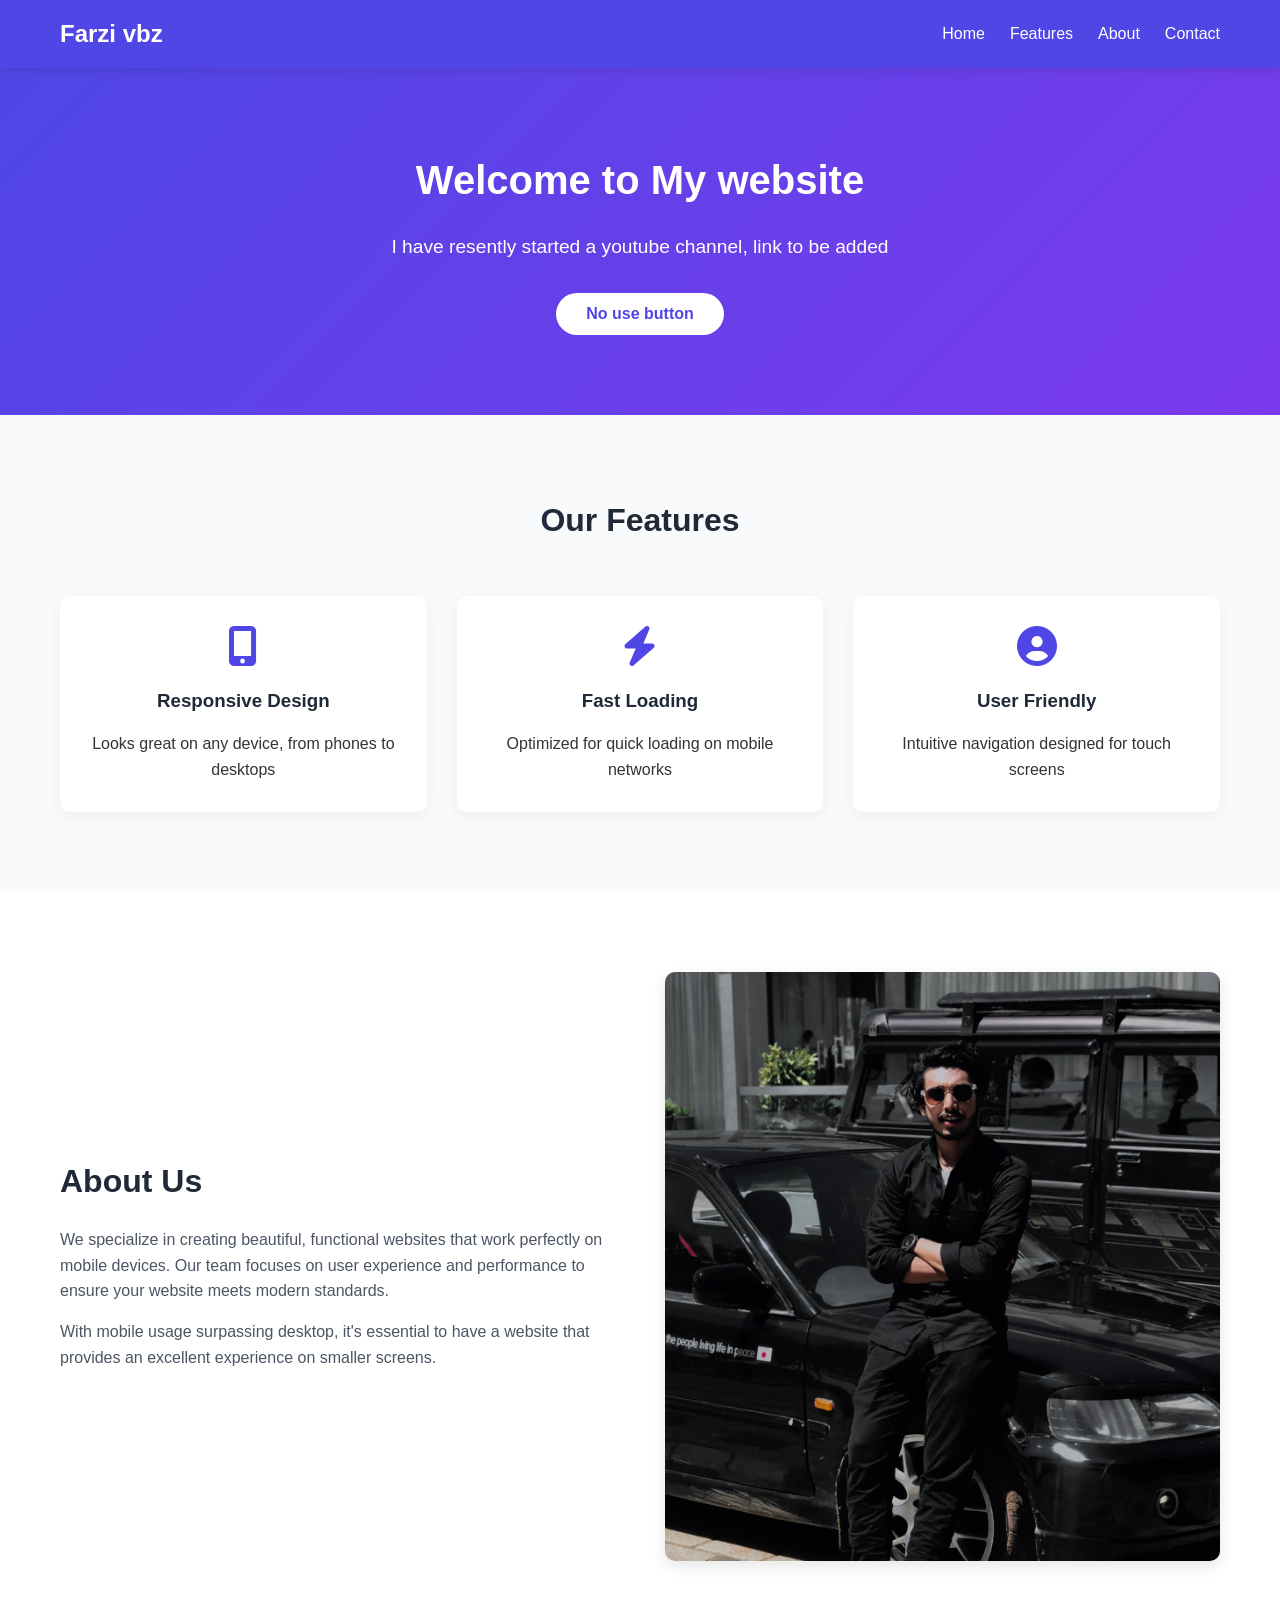
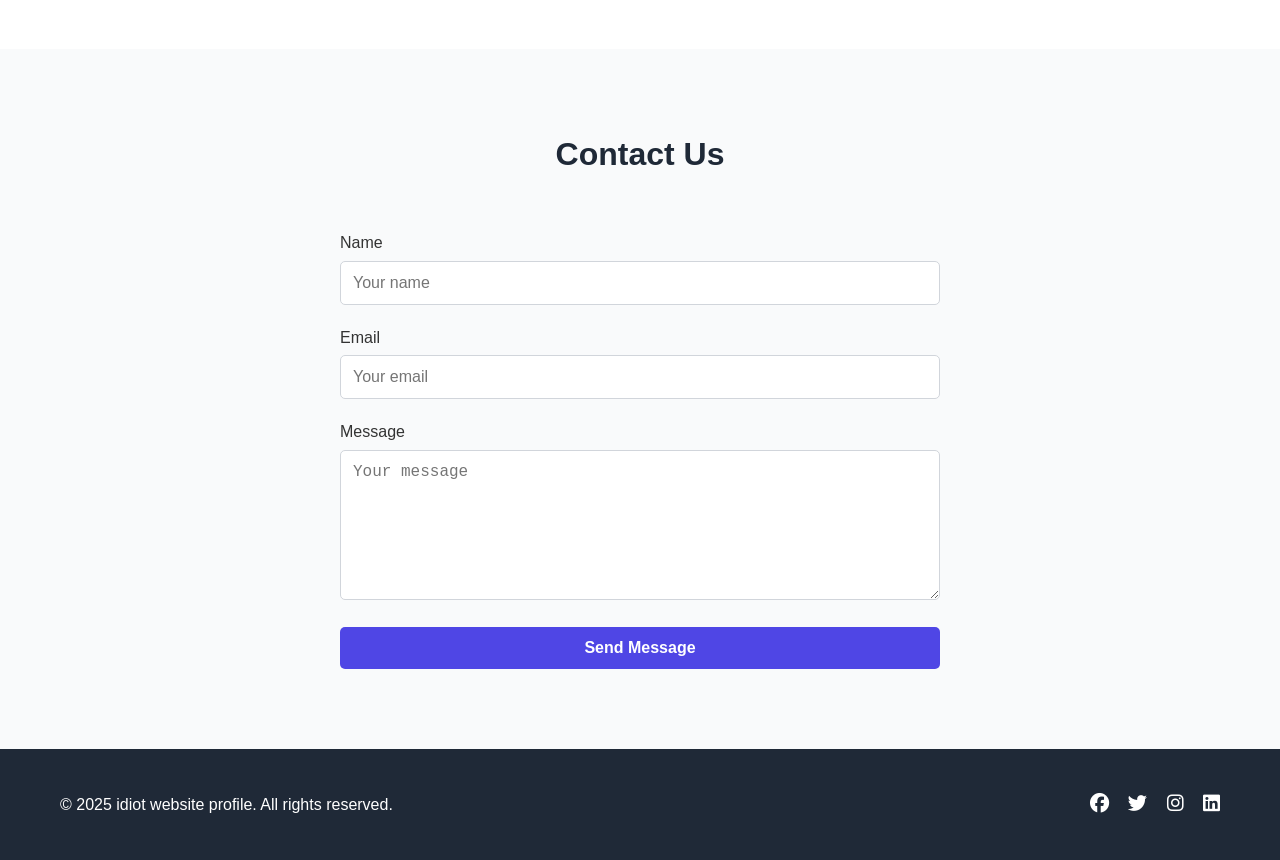
<file: index.html>
<!DOCTYPE html>
<html lang="en">
<head>
    <meta charset="UTF-8">
    <meta name="viewport" content="width=device-width, initial-scale=1.0">
    <title>Mobile-Friendly Website</title>
    <link rel="stylesheet" href="style.css">
    <link rel="stylesheet" href="https://cdnjs.cloudflare.com/ajax/libs/font-awesome/6.4.0/css/all.min.css">
</head>
<body>
    <!-- Header with Navigation -->
    <header>
        <div class="container">
            <div class="logo">Farzi vbz</div>
            <nav>
                <button class="menu-toggle" id="menuToggle">
                    <i class="fas fa-bars"></i>
                </button>
                <ul class="nav-menu" id="navMenu">
                    <li><a href="#home">Home</a></li>
                    <li><a href="#features">Features</a></li>
                    <li><a href="#about">About</a></li>
                    <li><a href="#contact">Contact</a></li>
                </ul>
            </nav>
        </div>
    </header>

    <!-- Hero Section -->
    <section class="hero" id="home">
        <div class="container">
            <h1>Welcome to My website</h1>
            <p>I have resently started a youtube channel, link to be added</p>
            <button class="cta-button">No use button</button>
        </div>
    </section>

    <!-- Features Section -->
    <section class="features" id="features">
        <div class="container">
            <h2>Our Features</h2>
            <div class="features-grid">
                <div class="feature-card">
                    <i class="fas fa-mobile-alt"></i>
                    <h3>Responsive Design</h3>
                    <p>Looks great on any device, from phones to desktops</p>
                </div>
                <div class="feature-card">
                    <i class="fas fa-bolt"></i>
                    <h3>Fast Loading</h3>
                    <p>Optimized for quick loading on mobile networks</p>
                </div>
                <div class="feature-card">
                    <i class="fas fa-user-circle"></i>
                    <h3>User Friendly</h3>
                    <p>Intuitive navigation designed for touch screens</p>
                </div>
            </div>
        </div>
    </section>

    <!-- About Section -->
    <section class="about" id="about">
        <div class="container">
            <div class="about-content">
                <div class="about-text">
                    <h2>About Us</h2>
                    <p>We specialize in creating beautiful, functional websites that work perfectly on mobile devices. Our team focuses on user experience and performance to ensure your website meets modern standards.</p>
                    <p>With mobile usage surpassing desktop, it's essential to have a website that provides an excellent experience on smaller screens.</p>
                </div>
                <div class="about-image">
                    <img src="assets\image2.jpg" alt="Mobile Design">
                </div>
            </div>
        </div>
    </section>

    <!-- Contact Section -->
    <section class="contact" id="contact">
        <div class="container">
            <h2>Contact Us</h2>
            <form class="contact-form">
                <div class="form-group">
                    <label for="name">Name</label>
                    <input type="text" id="name" placeholder="Your name">
                </div>
                <div class="form-group">
                    <label for="email">Email</label>
                    <input type="email" id="email" placeholder="Your email">
                </div>
                <div class="form-group">
                    <label for="message">Message</label>
                    <textarea id="message" placeholder="Your message"></textarea>
                </div>
                <button type="submit">Send Message</button>
            </form>
        </div>
    </section>

    <!-- Footer -->
    <footer>
        <div class="container">
            <p>&copy; 2025 idiot website profile. All rights reserved.</p>
            <div class="social-links">
                <a href="#"><i class="fab fa-facebook"></i></a>
                <a href="#"><i class="fab fa-twitter"></i></a>
                <a href="#"><i class="fab fa-instagram"></i></a>
                <a href="#"><i class="fab fa-linkedin"></i></a>
            </div>
        </div>
    </footer>

    <script src="script.js"></script>
</body>
</html>
</file>
<file: style.css>
/* Reset and Base Styles */
* {
    margin: 0;
    padding: 0;
    box-sizing: border-box;
}

body {
    font-family: 'Segoe UI', Tahoma, Geneva, Verdana, sans-serif;
    line-height: 1.6;
    color: #333;
}

.container {
    width: 100%;
    max-width: 1200px;
    margin: 0 auto;
    padding: 0 20px;
}

/* Header Styles */
header {
    background-color: #4f46e5;
    color: white;
    padding: 15px 0;
    position: sticky;
    top: 0;
    z-index: 100;
    box-shadow: 0 2px 10px rgba(0, 0, 0, 0.1);
}

header .container {
    display: flex;
    justify-content: space-between;
    align-items: center;
}

.logo {
    font-size: 1.5rem;
    font-weight: bold;
}

.menu-toggle {
    display: none;
    background: none;
    border: none;
    color: white;
    font-size: 1.5rem;
    cursor: pointer;
}

.nav-menu {
    display: flex;
    list-style: none;
}

.nav-menu li {
    margin-left: 25px;
}

.nav-menu a {
    color: white;
    text-decoration: none;
    font-weight: 500;
    transition: opacity 0.3s;
}

.nav-menu a:hover {
    opacity: 0.8;
}

/* Hero Section */
.hero {
    background: linear-gradient(135deg, #4f46e5 0%, #7c3aed 100%);
    color: white;
    text-align: center;
    padding: 80px 0;
}

.hero h1 {
    font-size: 2.5rem;
    margin-bottom: 20px;
}

.hero p {
    font-size: 1.2rem;
    margin-bottom: 30px;
    max-width: 600px;
    margin-left: auto;
    margin-right: auto;
}

.cta-button {
    background-color: white;
    color: #4f46e5;
    border: none;
    padding: 12px 30px;
    font-size: 1rem;
    font-weight: bold;
    border-radius: 30px;
    cursor: pointer;
    transition: transform 0.3s, box-shadow 0.3s;
}

.cta-button:hover {
    transform: translateY(-3px);
    box-shadow: 0 5px 15px rgba(0, 0, 0, 0.1);
}

/* Features Section */
.features {
    padding: 80px 0;
    background-color: #f9fafb;
}

.features h2 {
    text-align: center;
    margin-bottom: 50px;
    font-size: 2rem;
    color: #1f2937;
}

.features-grid {
    display: grid;
    grid-template-columns: repeat(auto-fit, minmax(250px, 1fr));
    gap: 30px;
}

.feature-card {
    background: white;
    padding: 30px;
    border-radius: 10px;
    text-align: center;
    box-shadow: 0 5px 15px rgba(0, 0, 0, 0.05);
    transition: transform 0.3s;
}

.feature-card:hover {
    transform: translateY(-5px);
}

.feature-card i {
    font-size: 2.5rem;
    color: #4f46e5;
    margin-bottom: 20px;
}

.feature-card h3 {
    margin-bottom: 15px;
    color: #1f2937;
}

/* About Section */
.about {
    padding: 80px 0;
}

.about-content {
    display: grid;
    grid-template-columns: 1fr 1fr;
    gap: 50px;
    align-items: center;
}

.about-text h2 {
    margin-bottom: 20px;
    font-size: 2rem;
    color: #1f2937;
}

.about-text p {
    margin-bottom: 15px;
    color: #4b5563;
}

.about-image img {
    width: 100%;
    border-radius: 10px;
    box-shadow: 0 5px 15px rgba(0, 0, 0, 0.1);
}

/* Contact Section */
.contact {
    padding: 80px 0;
    background-color: #f9fafb;
}

.contact h2 {
    text-align: center;
    margin-bottom: 50px;
    font-size: 2rem;
    color: #1f2937;
}

.contact-form {
    max-width: 600px;
    margin: 0 auto;
}

.form-group {
    margin-bottom: 20px;
}

.form-group label {
    display: block;
    margin-bottom: 5px;
    font-weight: 500;
}

.form-group input,
.form-group textarea {
    width: 100%;
    padding: 12px;
    border: 1px solid #d1d5db;
    border-radius: 5px;
    font-size: 1rem;
}

.form-group textarea {
    min-height: 150px;
    resize: vertical;
}

.contact-form button {
    background-color: #4f46e5;
    color: white;
    border: none;
    padding: 12px 30px;
    font-size: 1rem;
    font-weight: bold;
    border-radius: 5px;
    cursor: pointer;
    width: 100%;
    transition: background-color 0.3s;
}

.contact-form button:hover {
    background-color: #4338ca;
}

/* Footer */
footer {
    background-color: #1f2937;
    color: white;
    padding: 40px 0;
}

footer .container {
    display: flex;
    justify-content: space-between;
    align-items: center;
}

.social-links a {
    color: white;
    margin-left: 15px;
    font-size: 1.2rem;
    transition: color 0.3s;
}

.social-links a:hover {
    color: #4f46e5;
}

/* Mobile Responsive Styles */
@media (max-width: 768px) {
    .menu-toggle {
        display: block;
    }
    
    .nav-menu {
        position: fixed;
        top: 70px;
        left: -100%;
        flex-direction: column;
        background-color: #4f46e5;
        width: 100%;
        height: calc(100vh - 70px);
        transition: left 0.3s;
        padding: 20px;
    }
    
    .nav-menu.active {
        left: 0;
    }
    
    .nav-menu li {
        margin: 15px 0;
    }
    
    .hero h1 {
        font-size: 2rem;
    }
    
    .hero p {
        font-size: 1rem;
    }
    
    .about-content {
        grid-template-columns: 1fr;
    }
    
    .about-image {
        order: -1;
    }
    
    footer .container {
        flex-direction: column;
        text-align: center;
    }
    
    .social-links {
        margin-top: 20px;
    }
    
    .social-links a:first-child {
        margin-left: 0;
    }
}

@media (max-width: 480px) {
    .hero {
        padding: 60px 0;
    }
    
    .features, .about, .contact {
        padding: 60px 0;
    }
    
    .feature-card {
        padding: 20px;
    }
}
</file>
